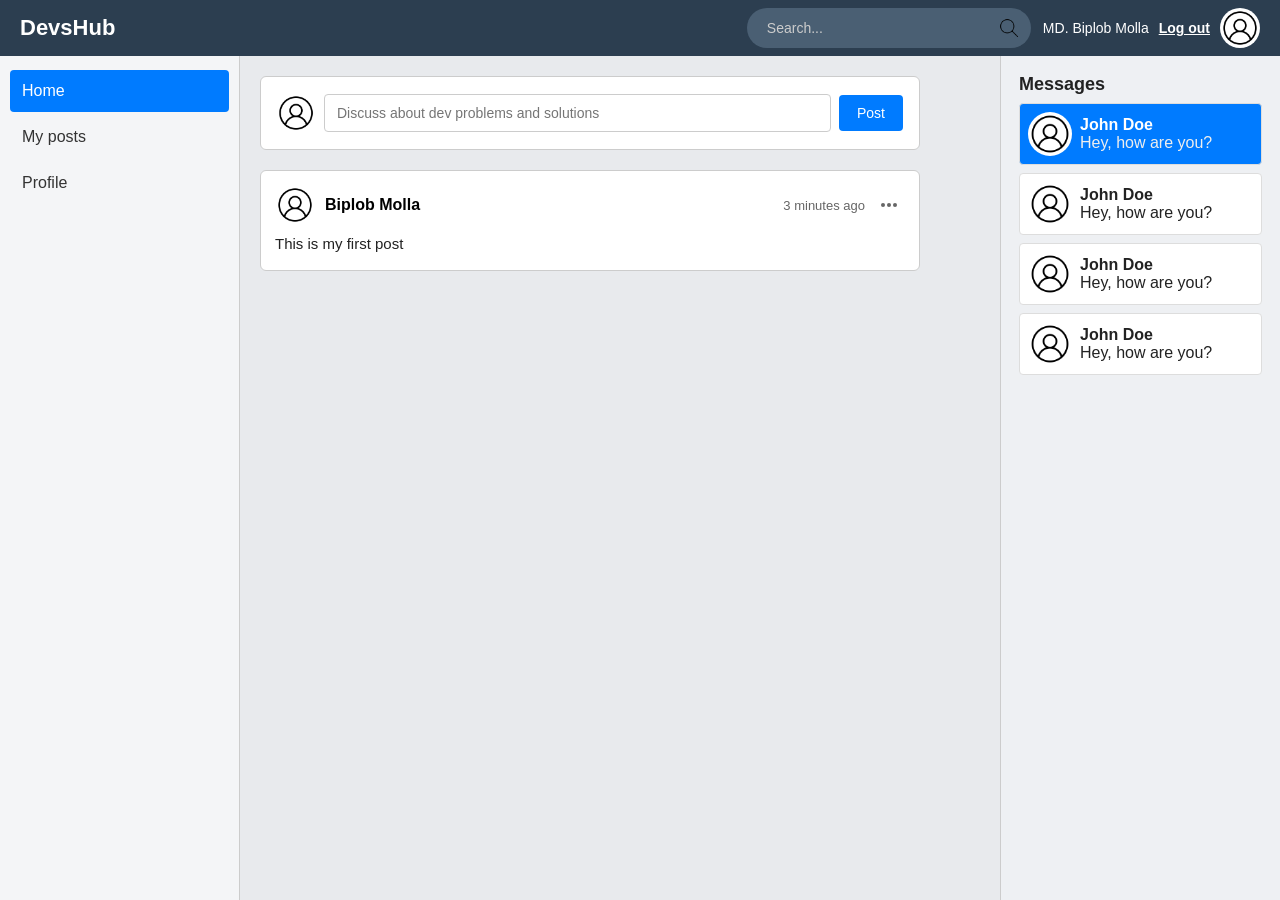
<file: index.html>
<!doctype html>
<html lang="en">
  <head>
    <meta charset="UTF-8" />
    <meta name="viewport" content="width=device-width, initial-scale=1.0" />
    <title>DevsHub</title>
    <link rel="stylesheet" href="style.css" />
  </head>

  <body>
    <div class="container" id="post-modal">
      <div id="close-button">x</div>
      <h2 id="post-modal-title">Edit Post</h2>
      <form id="postForm">
        <div class="form-group">
          <label for="post-modal-description">Post *</label>
          <textarea
            name="description"
            id="post-modal-description"
            maxlength="5000"
            placeholder="Write something..."
          ></textarea>
          <div class="error" id="descError"></div>
        </div>

        <button type="submit" id="create-post-button">Save</button>
      </form>
    </div>

    <header>
      <ul>
        <li>
          <a href="/">DevsHub</a>
        </li>
        <li>
          <ul>
            <li>
              <div class="search-bar">
                <input type="text" placeholder="Search..." />
                <img src="./images/search-icon.png" alt="Search Icon" />
              </div>
            </li>
            <li class="header-auth">
              <span class="header-username">MD. Biplob Molla</span>
              <a class="header-logout" href="#">Log out</a>
              <a href="#" class="profile-icon" aria-label="Your profile">
                <img src="./images/profile-icon.png" alt="" />
              </a>
            </li>
          </ul>
        </li>
      </ul>
    </header>
    <aside class="left-sidebar">
      <nav>
        <ul>
          <li><a href="/" class="sidebar-link-active">Home</a></li>
          <li><a href="#">My posts</a></li>
          <li><a href="#">Profile</a></li>
        </ul>
      </nav>
    </aside>
    <aside class="right-sidebar">
      <section class="messages">
        <h2>Messages</h2>
        <ul>
          <li class="message-item active">
            <div class="profile-icon">
              <img src="./images/profile-icon.png" alt="Profile Icon" />
            </div>
            <div class="message-content">
              <h4>John Doe</h4>
              <p>Hey, how are you?</p>
            </div>
          </li>
          <li class="message-item">
            <div class="profile-icon">
              <img src="./images/profile-icon.png" alt="Profile Icon" />
            </div>
            <div class="message-content">
              <h4>John Doe</h4>
              <p>Hey, how are you?</p>
            </div>
          </li>
          <li class="message-item">
            <div class="profile-icon">
              <img src="./images/profile-icon.png" alt="Profile Icon" />
            </div>
            <div class="message-content">
              <h4>John Doe</h4>
              <p>Hey, how are you?</p>
            </div>
          </li>
          <li class="message-item">
            <div class="profile-icon">
              <img src="./images/profile-icon.png" alt="Profile Icon" />
            </div>
            <div class="message-content">
              <h4>John Doe</h4>
              <p>Hey, how are you?</p>
            </div>
          </li>
        </ul>
      </section>
    </aside>
    <section class="posts">
      <form method="post" class="quick-post-form">
        <div class="create-post">
          <div class="profile-icon">
            <img src="./images/profile-icon.png" alt="Profile Icon" />
          </div>
          <div class="post-input">
            <input
              type="text"
              name="description"
              id="post-description"
              maxlength="5000"
              required
              placeholder="Discuss about dev problems and solutions"
            />
            <button type="submit" id="post-button">Post</button>
          </div>
        </div>
      </form>
      <div class="posts-list" id="posts-list">
        <ul id="post">
          <li>
            <div class="post-item">
              <div class="post-header">
                <div class="post-header-left">
                  <div class="profile-icon">
                    <img src="./images/profile-icon.png" alt="Profile Icon" />
                  </div>
                  <div class="post-author">Biplob Molla</div>
                </div>
                <div class="post-header-right">
                  <span class="post-time">3 minutes ago</span>
                  <details class="post-menu">
                    <summary
                      class="post-menu-summary"
                      aria-label="Post options"
                      id="post-option"
                    ></summary>
                    <div class="post-menu-panel" id="post-menu-panel">
                      <button
                        type="button"
                        class="post-edit"
                        id="edit-post-btn"
                      >
                        Edit
                      </button>
                      <form
                        class="post-delete-form"
                        onsubmit="return confirm('Delete this post?');"
                      >
                        <button type="submit" class="post-delete">
                          Delete
                        </button>
                      </form>
                    </div>
                  </details>
                </div>
              </div>
              <p class="post-content">This is my first post</p>
            </div>
          </li>
        </ul>
      </div>
    </section>

    <script src="script.js"></script>
  </body>
</html>
</file>
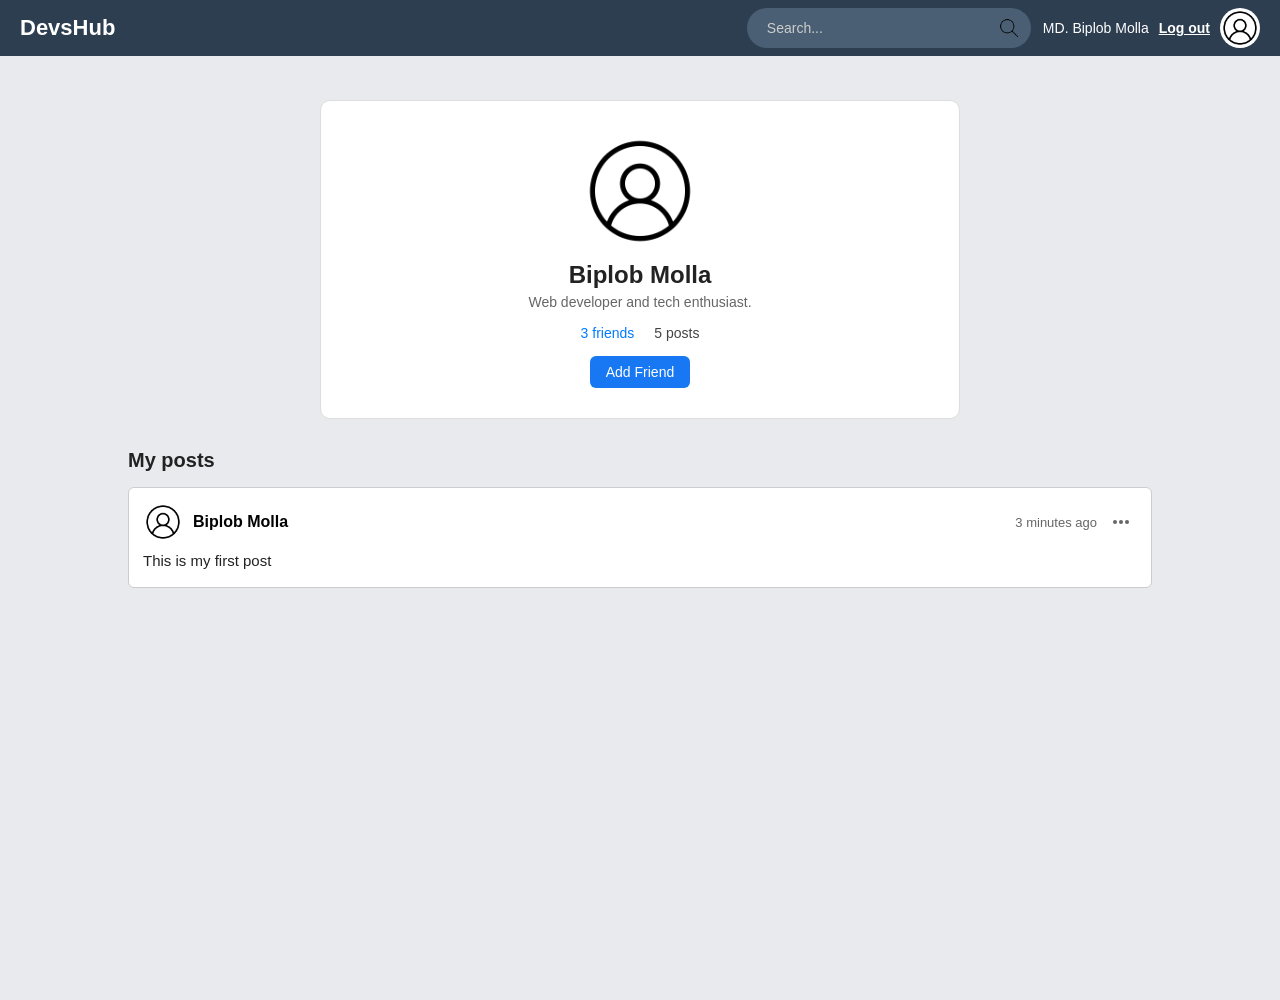
<file: profile.html>
<!doctype html>
<html lang="en">
  <head>
    <meta charset="UTF-8" />
    <meta name="viewport" content="width=device-width, initial-scale=1.0" />
    <link rel="stylesheet" href="style.css" />
    <title>My Profile</title>
  </head>
  <body>
    <div class="container" id="post-modal">
      <div id="close-button">x</div>
      <h2 id="post-modal-title">Edit Post</h2>
      <form id="postForm">
        <div class="form-group">
          <label for="post-modal-description">Post *</label>
          <textarea
            name="description"
            id="post-modal-description"
            maxlength="5000"
            placeholder="Write something..."
          ></textarea>
          <div class="error" id="descError"></div>
        </div>

        <button type="submit" id="create-post-button">Save</button>
      </form>
    </div>
    <header>
      <ul>
        <li>
          <a href="/">DevsHub</a>
        </li>
        <li>
          <ul>
            <li>
              <div class="search-bar">
                <input type="text" placeholder="Search..." />
                <img src="./images/search-icon.png" alt="Search Icon" />
              </div>
            </li>
            <li class="header-auth">
              <span class="header-username">MD. Biplob Molla</span>
              <a class="header-logout" href="#">Log out</a>
              <a href="#" class="profile-icon" aria-label="Your profile">
                <img src="./images/profile-icon.png" alt="" />
              </a>
            </li>
          </ul>
        </li>
      </ul>
    </header>
    <div class="upper-section">
      <div class="profile-user-icon">
        <img src="/images/profile-icon.png" alt="Profile Icon" />
      </div>
      <div>
        <h1 class="profile-name">Biplob Molla</h1>
        <p class="profile-bio">Web developer and tech enthusiast.</p>
      </div>
      <div class="summary">
        <div class="friends-summary">3 friends</div>
        <div class="posts-summary">5 posts</div>
      </div>
      <div class="add-friend">
        <button>Add Friend</button>
      </div>
    </div>
    <div class="my-posts" id="my-posts">
      <h4 class="my-posts-title">My posts</h4>
      <div class="posts-list" id="posts-list">
        <ul id="post">
          <li>
            <div class="post-item">
              <div class="post-header">
                <div class="post-header-left">
                  <div class="profile-icon">
                    <img src="./images/profile-icon.png" alt="Profile Icon" />
                  </div>
                  <div class="post-author">Biplob Molla</div>
                </div>
                <div class="post-header-right">
                  <span class="post-time">3 minutes ago</span>
                  <details class="post-menu">
                    <summary
                      class="post-menu-summary"
                      aria-label="Post options"
                      id="post-option"
                    ></summary>
                    <div class="post-menu-panel" id="post-menu-panel">
                      <button
                        type="button"
                        class="post-edit"
                        id="edit-post-btn"
                      >
                        Edit
                      </button>
                      <form
                        class="post-delete-form"
                        onsubmit="return confirm('Delete this post?');"
                      >
                        <button type="submit" class="post-delete">
                          Delete
                        </button>
                      </form>
                    </div>
                  </details>
                </div>
              </div>
              <p class="post-content">This is my first post</p>
            </div>
          </li>
        </ul>
      </div>
    </div>

    <script src="script.js"></script>
  </body>
</html>
</file>
<file: style.css>
* {
    margin: 0;
    padding: 0;
    box-sizing: border-box;
}

html {
    scroll-behavior: smooth;
}

body {
    font-family: Arial, sans-serif;
    background: #e8eaed;
    color: #222;
    min-height: 100vh;
}

header {
    padding: 8px 20px;
    background: #2c3e50;
    position: fixed;
    width: 100%;
    top: 0;
    z-index: 100;
}

header ul {
    list-style: none;
    display: flex;
    justify-content: space-between;
    align-items: center;
}

header ul li a {
    color: #fff;
    text-decoration: none;
    font-size: 22px;
    font-weight: bold;
}

header ul li ul {
    list-style: none;
    display: flex;
    align-items: center;
    gap: 12px;
}

.search-bar {
    padding: 6px 12px;
    height: 40px;
    border-radius: 20px;
    background: #4a5f73;
    position: relative;
}

.search-bar input {
    width: 260px;
    height: 100%;
    padding: 4px 32px 4px 8px;
    border: none;
    background: transparent;
    color: #fff;
    font-size: 14px;
}

.search-bar input::placeholder {
    color: #ccc;
}

.search-bar img {
    position: absolute;
    right: 12px;
    top: 50%;
    margin-top: -10px;
    width: 20px;
    height: 20px;
}

.search-submit {
    position: absolute;
    right: 8px;
    top: 50%;
    transform: translateY(-50%);
    width: 28px;
    height: 28px;
    padding: 0;
    border: none;
    background: transparent;
    cursor: pointer;
    display: flex;
    align-items: center;
    justify-content: center;
    border-radius: 50%;
    transition: background 0.15s ease;
}

.search-submit:hover {
    background: rgba(255, 255, 255, 0.12);
}

.search-submit img {
    position: static;
    margin: 0;
    width: 20px;
    height: 20px;
}

.profile-icon {
    width: 40px;
    height: 40px;
    border-radius: 50%;
    background: #fff;
    overflow: hidden;
}

.profile-icon img {
    width: 100%;
    height: 100%;
    object-fit: cover;
}

.header-auth a.profile-icon {
    text-decoration: none;
    color: inherit;
    display: flex;
}

.friends-summary {
    color: #007bff;
    text-decoration: none;
}

.left-sidebar {
    width: 240px;
    background: #f4f5f7;
    border-right: 1px solid #ccc;
    padding: 10px;
    height: calc(100vh - 56px);
    position: fixed;
    left: 0;
    top: 56px;
}

.left-sidebar ul {
    list-style: none;
}

.left-sidebar a {
    text-decoration: none;
    color: #333;
    font-size: 16px;
    display: block;
    padding: 12px;
    border-radius: 4px;
    margin: 4px 0;
}

.left-sidebar a:hover {
    background: #007bff;
    color: #fff;
}

.left-sidebar a.sidebar-link-active {
    background: #007bff;
    color: #fff;
}

.page-heading {
    font-size: 22px;
    margin-bottom: 16px;
    font-weight: bold;
}

.posts-empty {
    list-style: none;
}

.posts-empty p {
    padding: 16px;
    background: #fff;
    border: 1px solid #ccc;
    border-radius: 6px;
    color: #555;
}

.posts-empty a {
    color: #007bff;
}

.profile-card {
    max-width: 420px;
    padding: 20px;
    background: #fff;
    border: 1px solid #ccc;
    border-radius: 6px;
}

.profile-row {
    margin-bottom: 14px;
    font-size: 15px;
    line-height: 1.4;
}

.profile-row:last-of-type {
    margin-bottom: 0;
}

.profile-label {
    display: block;
    font-weight: bold;
    font-size: 12px;
    text-transform: uppercase;
    letter-spacing: 0.04em;
    color: #666;
    margin-bottom: 4px;
}

.profile-footer {
    margin-top: 20px;
    padding-top: 16px;
    border-top: 1px solid #e0e0e0;
    font-size: 14px;
    display: flex;
    flex-wrap: wrap;
    align-items: center;
    gap: 8px;
}

.profile-footer a {
    color: #007bff;
}

.profile-flash {
    font-size: 14px;
    margin: -4px 0 16px;
    padding: 10px 12px;
    border-radius: 4px;
}

.profile-flash-success {
    background: #e8f6ec;
    color: #146c2e;
    border: 1px solid #b4dfc4;
}

.profile-flash-error {
    background: #fdecea;
    color: #a02626;
    border: 1px solid #f0c4c0;
}

.profile-edit-modal {
    display: none;
    background: #fff;
    padding: 24px 24px 20px;
    width: 460px;
    max-width: calc(100vw - 32px);
    max-height: calc(100vh - 48px);
    overflow-y: auto;
    border: 1px solid #ccc;
    border-radius: 10px;
    position: fixed;
    top: 50%;
    left: 50%;
    transform: translate(-50%, -50%);
    z-index: 200;
    box-sizing: border-box;
    box-shadow: 0 12px 32px rgba(0, 0, 0, 0.18);
}

.profile-edit-modal.is-open {
    display: block;
    animation: modal-in 0.2s ease-out;
}

@keyframes modal-in {
    from { opacity: 0; transform: translate(-50%, -48%); }
    to   { opacity: 1; transform: translate(-50%, -50%); }
}

.profile-edit-modal textarea {
    width: 100%;
    padding: 8px;
    border: 1px solid #ccc;
    border-radius: 4px;
    font-size: 14px;
    font-family: inherit;
    resize: vertical;
    height: 72px;
    box-sizing: border-box;
}

.profile-edit-modal .field-hint {
    display: block;
    margin-top: 4px;
    font-size: 12px;
    color: #777;
}

.profile-edit-modal .field-hint code {
    background: #f0f0f0;
    padding: 1px 5px;
    border-radius: 3px;
    font-size: 11px;
}

.profile-edit-modal .password-section {
    margin-top: 20px;
    padding-top: 16px;
    border-top: 1px solid #eee;
}

.profile-edit-modal .password-section h3 {
    font-size: 14px;
    font-weight: 700;
    color: #444;
    margin-bottom: 10px;
}

.profile-edit-modal .password-section h3 .optional-label {
    font-weight: 400;
    color: #888;
    font-size: 12px;
    margin-left: 4px;
}

.profile-edit-modal .profile-edit-submit:hover {
    background: #0069d9;
}

.profile-image-group {
    margin-bottom: 16px;
}

.profile-image-picker {
    display: flex;
    align-items: center;
    gap: 16px;
    margin-top: 6px;
}

.profile-image-picker > img {
    width: 76px;
    height: 76px;
    border-radius: 50%;
    object-fit: cover;
    border: 2px solid #e0e0e0;
    background: #f5f5f5;
    flex-shrink: 0;
}

.profile-image-picker input[type="file"] {
    display: none;
}

.profile-image-actions {
    display: flex;
    flex-direction: column;
    gap: 6px;
    min-width: 0;
}

.profile-image-upload-btn {
    display: inline-flex;
    align-items: center;
    gap: 8px;
    padding: 8px 14px;
    border: 1px solid #ccc;
    border-radius: 6px;
    background: #f8f9fa;
    color: #333;
    cursor: pointer;
    font-size: 14px;
    font-weight: 500;
    width: fit-content;
    transition: background 0.15s ease, border-color 0.15s ease;
}

.profile-image-upload-btn:hover {
    background: #e9ecef;
    border-color: #b8bfc6;
}

.profile-edit-modal .form-group {
    margin-bottom: 12px;
}

.profile-edit-modal label {
    display: block;
    font-weight: bold;
    font-size: 13px;
    margin-bottom: 4px;
}

.profile-edit-modal input[type="text"],
.profile-edit-modal input[type="password"] {
    width: 100%;
    padding: 8px;
    border: 1px solid #ccc;
    border-radius: 4px;
    font-size: 14px;
    box-sizing: border-box;
}

.profile-modal-close {
    position: absolute;
    top: 10px;
    right: 10px;
    width: 28px;
    height: 28px;
    border: 1px solid #ccc;
    border-radius: 4px;
    background: #f5f5f5;
    font-size: 18px;
    line-height: 24px;
    text-align: center;
    cursor: pointer;
    padding: 0;
}

#profile-modal-title {
    margin: 0 36px 16px 0;
    font-size: 20px;
}

.profile-edit-submit {
    width: 100%;
    margin-top: 8px;
    padding: 10px;
    border: none;
    border-radius: 4px;
    background: #007bff;
    color: #fff;
    font-size: 15px;
    cursor: pointer;
}

.profile-edit-open {
    padding: 8px 14px;
    border: 1px solid #007bff;
    border-radius: 4px;
    background: #007bff;
    color: #fff;
    font-size: 14px;
    cursor: pointer;
}

.profile-edit-open:hover {
    background: #0069d9;
}

.profile-viewing {
    font-size: 14px;
    color: #555;
    margin: -8px 0 16px;
}

.profile-posts-heading {
    font-size: 18px;
    margin: 24px 0 12px;
}

.profile-posts-list ul {
    list-style: none;
}

.post-item-readonly .post-header-right {
    gap: 0;
}

.right-sidebar {
    width: 280px;
    height: calc(100vh - 56px);
    background: #eef0f3;
    border-left: 1px solid #ccc;
    padding: 10px;
    position: fixed;
    right: 0;
    top: 56px;
}

.right-sidebar .messages {
    padding: 8px;
}

.right-sidebar .messages h2 {
    margin-bottom: 8px;
    font-size: 18px;
}

.right-sidebar .messages ul {
    list-style: none;
}

.message-item {
    display: flex;
    align-items: center;
    margin-bottom: 8px;
    background: #fff;
    padding: 8px;
    border: 1px solid #ddd;
    border-radius: 4px;
}

.message-item.active {
    background: #007bff;
    color: #fff;
}

.message-item.active .message-content p {
    color: #eee;
}

.right-sidebar .message-item .profile-icon {
    width: 44px;
    height: 44px;
    flex-shrink: 0;
}

.message-content {
    margin-left: 8px;
}

.posts {
    width: calc(100% - 520px);
    position: absolute;
    left: 240px;
    top: 56px;
    padding: 20px;
    max-width: 700px;
}

.quick-post-form {
    width: 100%;
    margin-bottom: 20px;
}

.search-indicator {
    display: flex;
    align-items: center;
    justify-content: space-between;
    gap: 12px;
    background: #fff;
    border: 1px solid #d9e2f1;
    border-left: 4px solid #007bff;
    padding: 12px 14px;
    border-radius: 6px;
    margin-bottom: 14px;
    font-size: 14px;
    color: #333;
}

.search-indicator strong {
    color: #0056b3;
}

.search-indicator .search-count {
    color: #777;
    font-size: 13px;
    margin-left: 4px;
}

.search-indicator .search-clear {
    flex-shrink: 0;
    padding: 5px 12px;
    border: 1px solid #ccc;
    border-radius: 4px;
    background: #f5f5f5;
    color: #444;
    text-decoration: none;
    font-size: 13px;
    transition: background 0.15s ease;
}

.search-indicator .search-clear:hover {
    background: #e9ecef;
}

.no-posts {
    background: #fff;
    padding: 16px;
    border: 1px dashed #ccc;
    border-radius: 6px;
    color: #666;
    text-align: center;
}

.create-post {
    display: flex;
    align-items: center;
    background: #fff;
    padding: 16px;
    border: 1px solid #ccc;
    border-radius: 6px;
}

.create-post .post-input {
    display: flex;
    align-items: center;
    width: 100%;
    margin-left: 10px;
}

.create-post .post-input input {
    flex: 1;
    padding: 10px 12px;
    border: 1px solid #ccc;
    border-radius: 4px;
    font-size: 14px;
}

.create-post .post-input button {
    padding: 10px 18px;
    margin-left: 8px;
    border: none;
    border-radius: 4px;
    background: #007bff;
    color: #fff;
    font-size: 14px;
    cursor: pointer;
}

.posts-list ul {
    list-style: none;
}

.post-item {
    background: #fff;
    padding: 14px;
    border: 1px solid #ccc;
    border-radius: 6px;
    margin-bottom: 12px;
}

.post-header {
    display: flex;
    justify-content: space-between;
    align-items: center;
    margin-bottom: 8px;
}

.post-header-left {
    display: flex;
    align-items: center;
    min-width: 0;
    flex: 1;
    overflow: hidden;
}

.post-header-right {
    display: flex;
    align-items: center;
    gap: 8px;
    font-size: 13px;
    color: #666;
    flex-shrink: 0;
}

.post-time {
    white-space: nowrap;
    flex-shrink: 0;
}

.post-menu {
    position: relative;
    flex-shrink: 0;
}

.post-menu-summary {
    list-style: none;
    cursor: pointer;
    width: 32px;
    height: 32px;
    padding: 0;
    margin: 0;
    border: none;
    border-radius: 4px;
    background: transparent;
    display: flex;
    align-items: center;
    justify-content: center;
}

.post-menu-summary::-webkit-details-marker {
    display: none;
}

.post-menu-summary::marker {
    content: "";
}

.post-menu-summary:hover {
    background: #f0f0f0;
}

.post-menu[open] .post-menu-summary {
    background: transparent;
}

.post-menu[open] .post-menu-summary:hover {
    background: #f0f0f0;
}

.post-menu-summary::after {
    content: "";
    display: block;
    width: 4px;
    height: 4px;
    border-radius: 50%;
    background: #666;
    box-shadow: 6px 0 0 #666, -6px 0 0 #666;
}

.post-menu-panel {
    display: none;
    position: absolute;
    right: 0;
    top: 100%;
    margin-top: 4px;
    min-width: 128px;
    padding: 6px;
    background: #fff;
    border: 1px solid #ccc;
    border-radius: 4px;
    z-index: 40;
}

.post-edit,
.post-delete {
    display: block;
    width: 100%;
    margin-top: 0;
    padding: 8px;
    border: 1px solid #ccc;
    border-radius: 4px;
    background: #fff;
    text-align: left;
    font-size: 14px;
    cursor: pointer;
}

.post-edit {
    margin-bottom: 6px;
}

.post-delete {
    color: #a00;
}

.post-delete-form {
    margin: 0;
}

.post-author {
    margin-left: 10px;
    min-width: 0;
    font-weight: 700;
    text-decoration: none;
    color: black;
}

.post-author h4 {
    font-size: 18px;
    overflow: hidden;
    text-overflow: ellipsis;
    white-space: nowrap;
}

.post-author-link {
    color: inherit;
    text-decoration: none;
}

.post-author-link:hover {
    text-decoration: underline;
    color: #007bff;
}

.post-content {
    font-size: 15px;
    line-height: 1.5;
    white-space: pre-wrap;
    word-break: break-word;
}

#post-modal {
    display: none;
    background: #fff;
    padding: 24px;
    width: 400px;
    max-width: calc(100vw - 32px);
    border: 1px solid #ccc;
    border-radius: 6px;
    position: fixed;
    top: 50%;
    left: 50%;
    transform: translate(-50%, -50%);
    z-index: 200;
}

.modal-open::before {
    content: "";
    position: fixed;
    top: 0;
    left: 0;
    width: 100%;
    height: 100%;
    background: rgba(0, 0, 0, 0.4);
    z-index: 150;
}

#post-modal .form-group {
    margin-bottom: 12px;
}

#post-modal label {
    display: block;
    margin-bottom: 4px;
    font-weight: bold;
}

#post-modal input,
#post-modal textarea {
    width: 100%;
    padding: 8px;
    border: 1px solid #ccc;
    border-radius: 4px;
    font-size: 14px;
}

#post-modal textarea {
    height: 80px;
    resize: vertical;
}

#post-modal .error {
    color: red;
    font-size: 12px;
    margin-top: 4px;
}

#post-modal .success {
    color: green;
    text-align: center;
    margin-top: 8px;
}

#post-modal button[type="submit"] {
    width: 100%;
    padding: 10px;
    background: #007bff;
    color: #fff;
    border: none;
    border-radius: 4px;
    font-size: 16px;
    cursor: pointer;
}

#close-button {
    position: absolute;
    top: 10px;
    right: 10px;
    width: 28px;
    height: 28px;
    border: 1px solid #ccc;
    border-radius: 4px;
    background: #f5f5f5;
    font-size: 16px;
    line-height: 26px;
    text-align: center;
    cursor: pointer;
}

#post-modal-title {
    margin-bottom: 8px;
    font-size: 20px;
}

.auth-body {
    display: flex;
    align-items: center;
    justify-content: center;
    min-height: 100vh;
    margin: 0;
    background: #e8eaed;
}

.auth-box {
    width: 100%;
    max-width: 360px;
    padding: 28px;
    background: #fff;
    border: 1px solid #ccc;
    border-radius: 6px;
}

.auth-box h1 {
    font-size: 22px;
    margin-bottom: 4px;
}

.auth-box h2 {
    font-size: 18px;
    font-weight: normal;
    color: #555;
    margin-bottom: 16px;
}

.auth-box .form-group {
    margin-bottom: 12px;
}

.auth-box label {
    display: block;
    margin-bottom: 4px;
    font-weight: bold;
    font-size: 14px;
}

.auth-box input[type="text"],
.auth-box input[type="password"] {
    width: 100%;
    padding: 8px;
    border: 1px solid #ccc;
    border-radius: 4px;
    font-size: 14px;
}

.auth-submit {
    width: 100%;
    margin-top: 8px;
    padding: 10px;
    border: none;
    border-radius: 4px;
    background: #007bff;
    color: #fff;
    font-size: 16px;
    cursor: pointer;
}

.auth-error {
    color: #a00;
    font-size: 14px;
    margin-bottom: 12px;
}

.auth-success {
    color: #080;
    font-size: 14px;
    margin-bottom: 12px;
}

.auth-switch {
    margin-top: 16px;
    font-size: 14px;
    text-align: center;
}

.auth-switch a {
    color: #007bff;
}

.form-errors {
    background: linear-gradient(135deg, #fff5f5 0%, #ffe3e3 100%);
    border: 1px solid #f5c2c7;
    border-left: 4px solid #dc3545;
    color: #842029;
    padding: 14px 16px 14px 44px;
    border-radius: 8px;
    margin-bottom: 16px;
    box-shadow: 0 2px 8px rgba(220, 53, 69, 0.1);
    font-size: 14px;
    position: relative;
    animation: shake 0.35s ease;
}

.form-errors::before {
    content: "!";
    position: absolute;
    top: 50%;
    left: 14px;
    transform: translateY(-50%);
    width: 22px;
    height: 22px;
    border-radius: 50%;
    background: #dc3545;
    color: #fff;
    font-weight: 700;
    font-size: 14px;
    display: flex;
    align-items: center;
    justify-content: center;
    line-height: 1;
    box-shadow: 0 1px 3px rgba(220, 53, 69, 0.3);
}

.form-errors-title {
    display: block;
    font-weight: 700;
    color: #b02a37;
    margin-bottom: 6px;
    font-size: 14px;
}

.form-errors ul {
    list-style: disc;
    margin: 0 0 0 20px;
    padding: 0;
}

.form-errors li {
    margin-bottom: 4px;
    line-height: 1.45;
    color: #842029;
}

.form-errors li:last-child {
    margin-bottom: 0;
}

.form-errors-single {
    padding: 12px 16px 12px 44px;
    font-weight: 500;
}

@keyframes shake {
    0%, 100% { transform: translateX(0); }
    20%, 60% { transform: translateX(-4px); }
    40%, 80% { transform: translateX(4px); }
}

.field-invalid {
    border-color: #dc3545 !important;
    background: #fff8f8;
}

.header-auth {
    display: flex;
    align-items: center;
    gap: 10px;
}

.header-username {
    color: #fff;
    font-size: 14px;
}

.header-logout {
    color: #fff;
    font-size: 14px;
    text-decoration: underline;
}

.upper-section {
    width: 50%;
    margin: 30px auto;
    text-align: center;
    background-color: #ffffff;
    padding: 30px 20px;
    border-radius: 10px;
    border: 1px solid #ddd;
    margin-top: 100px;
}

.profile-user-icon {
    margin-bottom: 15px;
    width: 120px;
    height: 120px;
    margin: auto;
}

.profile-user-icon img {
    width: 100%;
    height: 100%;
    border-radius: 50%;
    object-fit: cover;
}

.profile-name {
    margin: 10px 0 5px;
    font-size: 24px;
}

.profile-bio {
    margin: 0;
    font-size: 14px;
    color: #666;
}

.summary {
    margin-top: 15px;
    display: flex;
    justify-content: center;
    gap: 20px;
    font-size: 14px;
    color: #444;
}

.my-posts {
    width: 80%;
    margin: auto;
}

.my-posts-title {
    font-size: 20px;
    margin-bottom: 15px;
}

.add-friend,
.edit-profile {
    margin-top: 15px;
    text-align: center;
}

.add-friend button,
.edit-profile button,
.fr_cancel_btn,
.fr_accept_btn,
.fr_reject_btn,
.friend_btn,
.unfriend_btn {
    background-color: #1877f2;
    color: #fff;
    border: none;
    padding: 8px 16px;
    font-size: 14px;
    border-radius: 6px;
    cursor: pointer;
    transition: background-color 0.2s ease;
}

.add-friend button:hover {
    background-color: #166fe5;
}

.edit-profile button {
    background-color: #16d4e5;
}

.edit-profile button:hover {
    background-color: #13a9b0;
}

.fr_cancel_btn {
    margin-top: 20px;
    background-color: #dc3545;
}

.fr_cancel_btn:hover {
    background-color: #c82333;
}

.fr_accept_btn {
    margin-right: 10px;
    background-color: #28a745;
}

.fr_accept_btn:hover {
    background-color: #218838;
}

.fr_reject_btn {
    background-color: #dc3545;
}

.fr_reject_btn:hover {
    background-color: #c82333;
}

.respond-friend-request {
    margin-top: 20px;
    text-align: center;
}

.friend_btn {
    background-color: #28a745;
    cursor: not-allowed;
}

.friend_btn:hover {
    background-color: #218838;
}

.unfriend_btn {
    background-color: #fb1dff;
}

.unfriend_btn:hover {
    background-color: #b009b3;
}

.friend {
    margin-top: 20px;
    display: flex;
    align-items: center;
    justify-content: center;
    column-gap: 20px;
}

.header-login,
.header-register {
    color: #fff;
    font-size: 14px;
    padding: 6px 10px;
    border-radius: 4px;
    background-color: #0069d9;
    transition: all ease 0.2s;
}

.header-login:hover,
.header-register:hover {
    background-color: #005ec3;
}

.notification-body {
    padding: 30px;
}

.notification-body .container {
    max-width: 420px;
    margin: auto;
}

.notification-body .container h2 {
    margin-bottom: 15px;
}

.notification-body .container ul {
    list-style: none;
    display: flex;
    flex-direction: column;
}

.notification-body .container ul li a {
    text-decoration: none;
    display: flex;
    margin-top: 5px;
    color: black;
    height: 100%;
    width: 100%;
}

.notification {
    display: flex;
    align-items: center;
    padding: 12px 15px;
    border-radius: 10px;
    margin-bottom: 10px;
    box-shadow: 0 2px 6px rgba(0, 0, 0, 0.05);
    transition: 0.2s;
    background: #ccc;
    cursor: pointer;
}

.notification-body .container ul li a .notification:hover {
    background: #eef3ff;
}

.notification-body .container ul li a .icon {
    width: 40px;
    height: 40px;
    border-radius: 50%;
    background: #4a6cf7;
    color: white;
    display: flex;
    align-items: center;
    justify-content: center;
    margin-right: 12px;
    font-size: 18px;
}

.notification-body .container ul li a .content {
    flex: 1;
}

.notification-body .container ul li a .title {
    font-weight: bold;
    font-size: 14px;
}

.notification-body .container ul li a .message {
    font-size: 13px;
    color: #555;
}

.notification-body .container ul li a .time {
    font-size: 11px;
    color: #999;
    margin-top: 4px;
}

.notification-body .unread {
    background: #fff;
    border-left: 4px solid #4a6cf7;
}

.unread-count {
    background: red;
    color: white;
    font-size: 14px;
    padding: 2px 6px;
    border-radius: 12px;
    margin-left: 8px;
}

.friends-container {
    width: 500px;
    background: #fff;
    border-radius: 12px;
    box-shadow: 0 4px 12px rgba(0, 0, 0, 0.1);
    position: absolute;
    top: 50%;
    left: 50%;
    transform: translate(-50%, -50%);
    overflow-y: auto;
    height: 400px;

}

.friends-container .header {
    background: #4a6cf7;
    color: white;
    padding: 16px;
    font-size: 18px;
    font-weight: bold;
    text-align: center;
}

.friends-container .friend {
    display: flex;
    align-items: center;
    padding: 12px 16px;
    border-bottom: 1px solid #eee;
    transition: background 0.2s;
}

.friends-container .friend:hover {
    background: #f9fafc;
}

.friends-container .avatar {
    width: 45px;
    height: 45px;
    border-radius: 50%;
    margin-right: 12px;
}

.friends-container .info {
    flex: 1;
}

.friends-container .name {
    font-weight: bold;
    font-size: 14px;
    text-decoration: none;
    color: black;
}

.friends-container .status {
    font-size: 12px;
    color: #777;
}

.friends-container .online {
    color: green;
    font-weight: bold;
}

.friends-container .offline {
    color: red;
    font-weight: bold;
}
</file>
